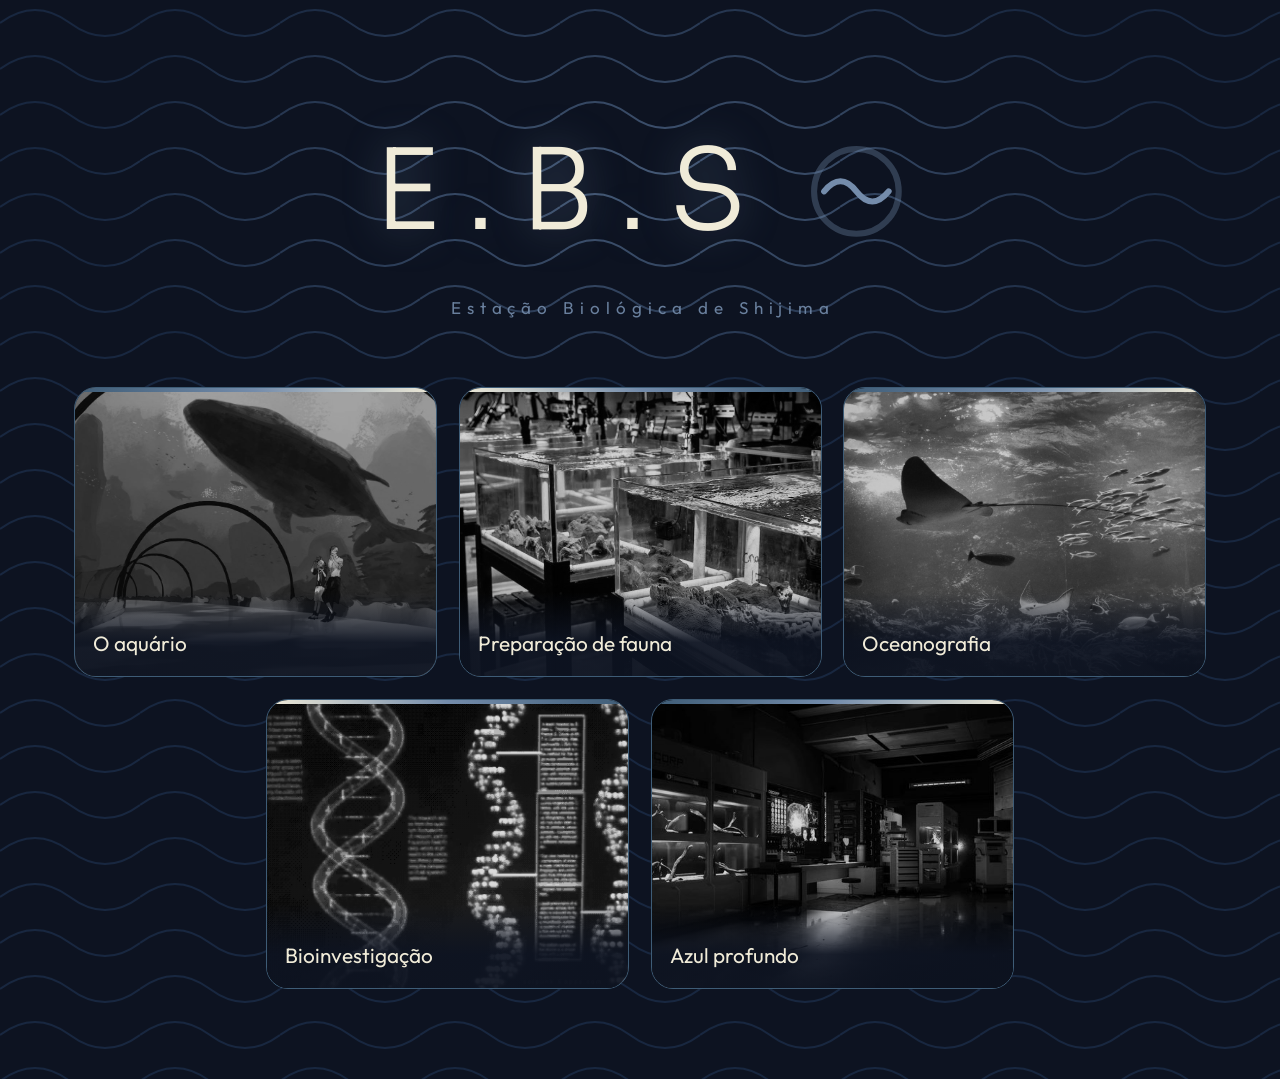
<file: index.html>
<!DOCTYPE html>
<html lang="pt-BR">
	<head>
		<meta charset="utf-8" />
		<meta name="viewport" content="width=device-width,initial-scale=1" />
		<title>E.B.S</title>
		<link rel="stylesheet" href="style.css" />
	</head>
	<body>
		<section class="hero">
			<div class="logo big">E.B.S</div>
			<p class="t sub">Estação Biológica de Shijima</p>
		</section>
		<main class="menu" data-list>
			<a class="card" href="aquario.html">
				<div class="img" style="background-image: url('img/aquario.jpg')"></div>
				<span class="t">O aquário</span></a
			>
			<a class="card" href="prep.html"
				><div class="img" style="background-image: url('img/prep.jpg')"></div>
				<span class="t">Preparação de fauna</span></a
			>
			<a class="card" href="oceano.html"
				><div class="img" style="background-image: url('img/oceano.jpg')"></div>
				<span class="t">Oceanografia</span></a
			>
			<a class="card" href="bioin.html"
				><div class="img" style="background-image: url('img/bioin.gif')"></div>
				<span class="t">Bioinvestigação</span></a
			>
			<a class="card" href="ap0.html"
				><div class="img" style="background-image: url('img/ap0.jpg')"></div>
				<span class="t">Azul profundo</span></a
			>
		</main>
		<script src="app.js"></script>
	</body>
</html>
</file>
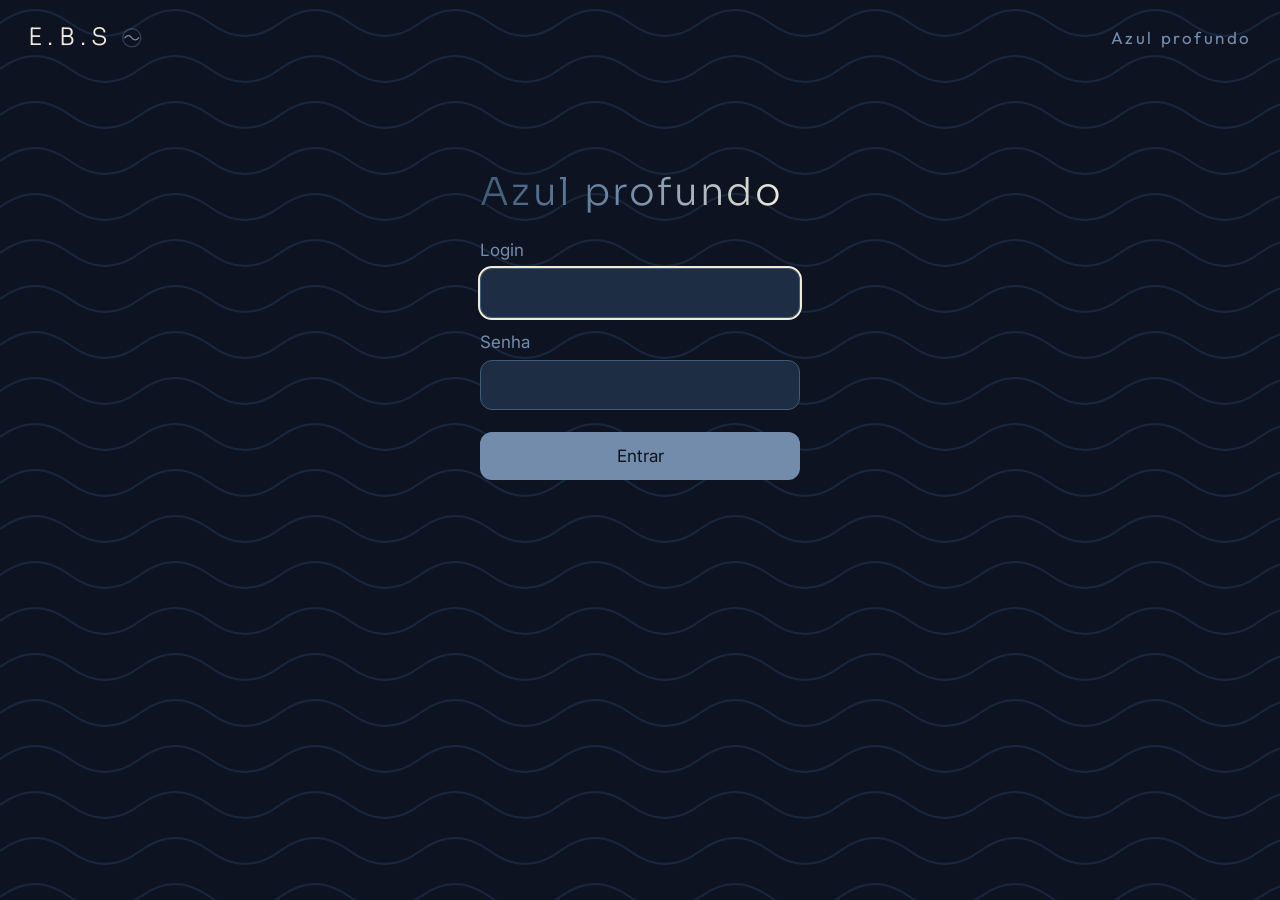
<file: ap0-bemvindo.html>
<!DOCTYPE html>
<html lang="pt-BR">
	<head>
		<meta charset="utf-8" />
		<meta name="viewport" content="width=device-width,initial-scale=1" />
		<title>Azul profundo</title>
		<link rel="stylesheet" href="style.css" />
	</head>
	<body>
		<main class="wl">
			<h1>Setor Azul profundo</h1>
			<p>Bem vindo!</p>
		</main>
		<script src="app.js"></script>
		<script>
			/* Boas-vindas: dura 2,5 s e segue para as informações do Ap0. Para mudar o tempo, altere 2500 (e 2100, que é o início do desvanecer). */
			try {
				if (sessionStorage.ap0 !== "1") location.replace("ap0.html");
			} catch (e) {}
			setTimeout(
				() => document.querySelector("main").classList.add("out"),
				2100
			);
			setTimeout(() => (location.href = "ap0-info.html"), 2500);
		</script>
	</body>
</html>
</file>
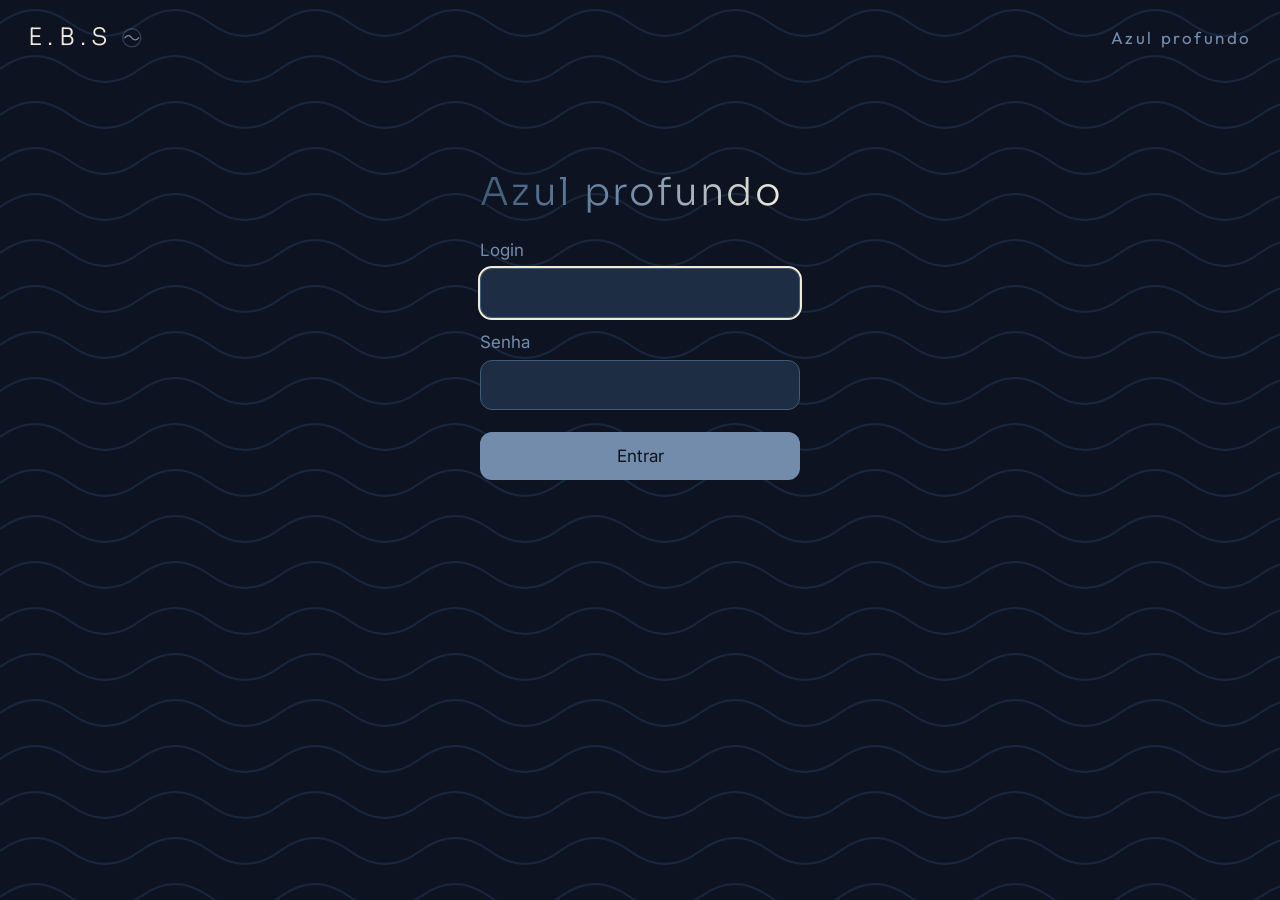
<file: ap0.html>
<!DOCTYPE html>
<html lang="pt-BR">
	<head>
		<meta charset="utf-8" />
		<meta name="viewport" content="width=device-width,initial-scale=1" />
		<title>Azul profundo</title>
		<link rel="stylesheet" href="style.css" />
	</head>
	<body data-t="Azul profundo">
		<div id="g" class="gate">
			<form autocomplete="off">
				<h1>Azul profundo</h1>
				<label>Login<input id="u" autofocus /></label
				><label>Senha<input id="p" type="password" /></label
				><button>Entrar</button>
				<p id="m" role="alert"></p>
			</form>
		</div>
		<script src="app.js"></script>
		<script>
			/* Para trocar o acesso, mude LOGIN e SENHA aqui. */
			const LOGIN = "Junima_X",
				SENHA = "1954";
			try {
				if (sessionStorage.ap0 === "1") location.replace("ap0-info.html");
			} catch (e) {}
			document.querySelector("#g form").onsubmit = e => {
				e.preventDefault();
				if (u.value.trim() === LOGIN && p.value === SENHA) {
					try {
						sessionStorage.ap0 = "1";
					} catch (e) {}
					location.href = "ap0-bemvindo.html";
				} else m.textContent = "Login ou senha incorretos";
			};
		</script>
	</body>
</html>
</file>
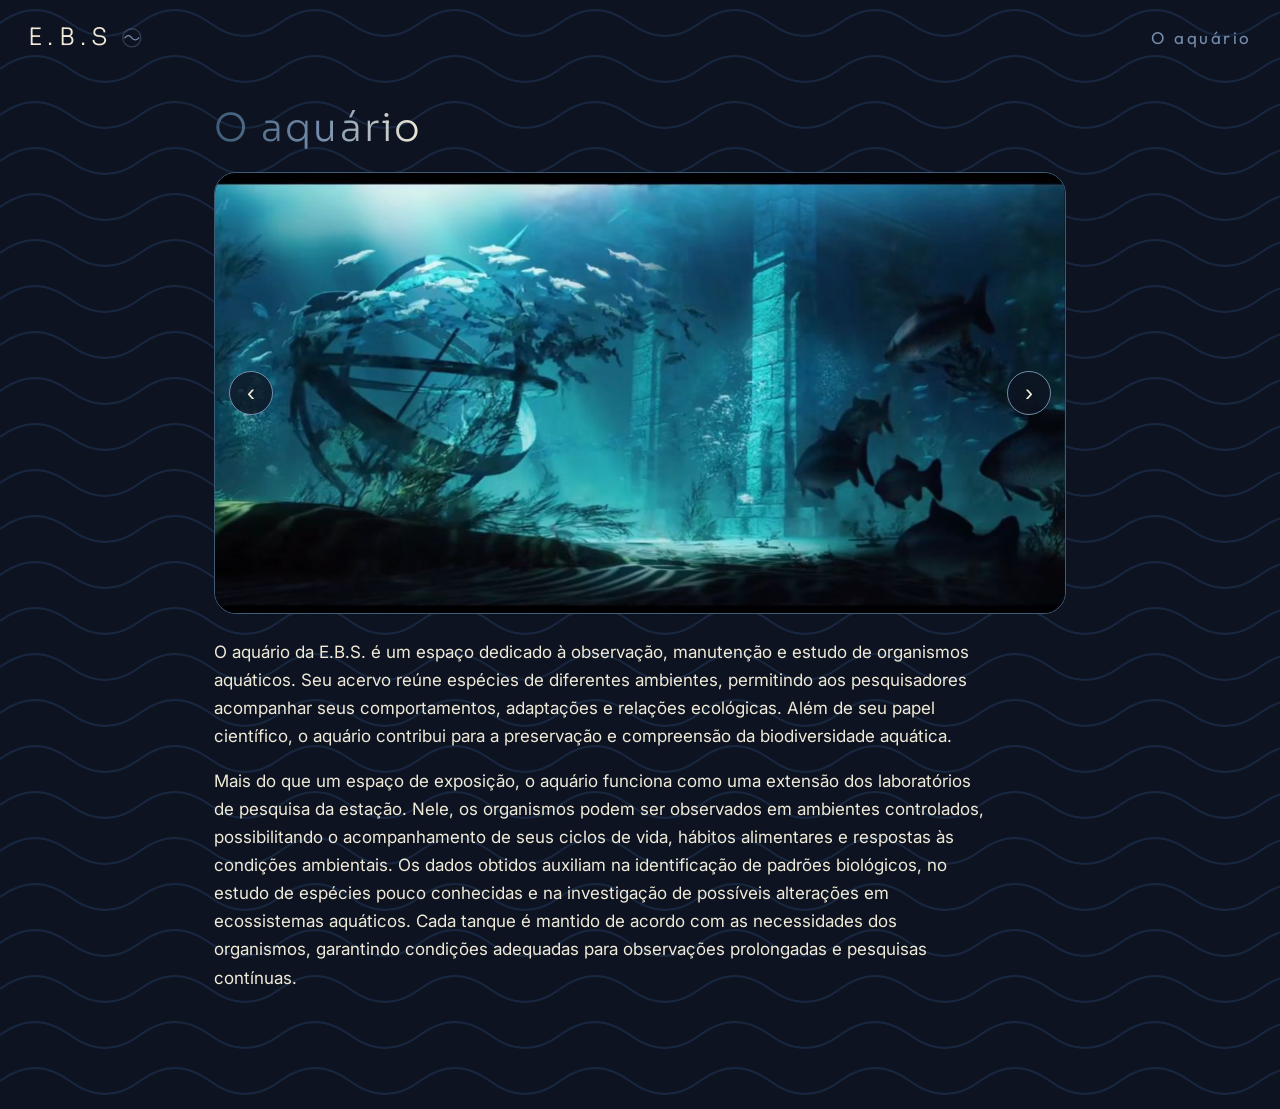
<file: aquario.html>
<!DOCTYPE html>
<html lang="pt-BR">
	<head>
		<meta charset="utf-8" />
		<meta name="viewport" content="width=device-width,initial-scale=1" />
		<title>O aquário</title>
		<link rel="stylesheet" href="style.css" />
	</head>
	<body data-t="O aquário">
		<main class="wrap">
			<h1>O aquário</h1>
			<div class="car">
				<div class="slides" data-list>
					<div
						class="img"
						style="background-image: url('img/imgaq/aq1.jpg')"
					></div>
					<div
						class="img"
						style="background-image: url('img/imgaq/aq2.jpg')"
					></div>
					<div
						class="img"
						style="background-image: url('img/imgaq/aq3.jpg')"
					></div>
				</div>
			</div>
			<p>
				O aquário da E.B.S. é um espaço dedicado à observação, manutenção e
				estudo de organismos aquáticos. Seu acervo reúne espécies de diferentes
				ambientes, permitindo aos pesquisadores acompanhar seus comportamentos,
				adaptações e relações ecológicas. Além de seu papel científico, o
				aquário contribui para a preservação e compreensão da biodiversidade
				aquática.
			</p>
			<p>
				Mais do que um espaço de exposição, o aquário funciona como uma extensão
				dos laboratórios de pesquisa da estação. Nele, os organismos podem ser
				observados em ambientes controlados, possibilitando o acompanhamento de
				seus ciclos de vida, hábitos alimentares e respostas às condições
				ambientais. Os dados obtidos auxiliam na identificação de padrões
				biológicos, no estudo de espécies pouco conhecidas e na investigação de
				possíveis alterações em ecossistemas aquáticos. Cada tanque é mantido de
				acordo com as necessidades dos organismos, garantindo condições
				adequadas para observações prolongadas e pesquisas contínuas.
			</p>
		</main>
		<script src="app.js"></script>
	</body>
</html>
</file>
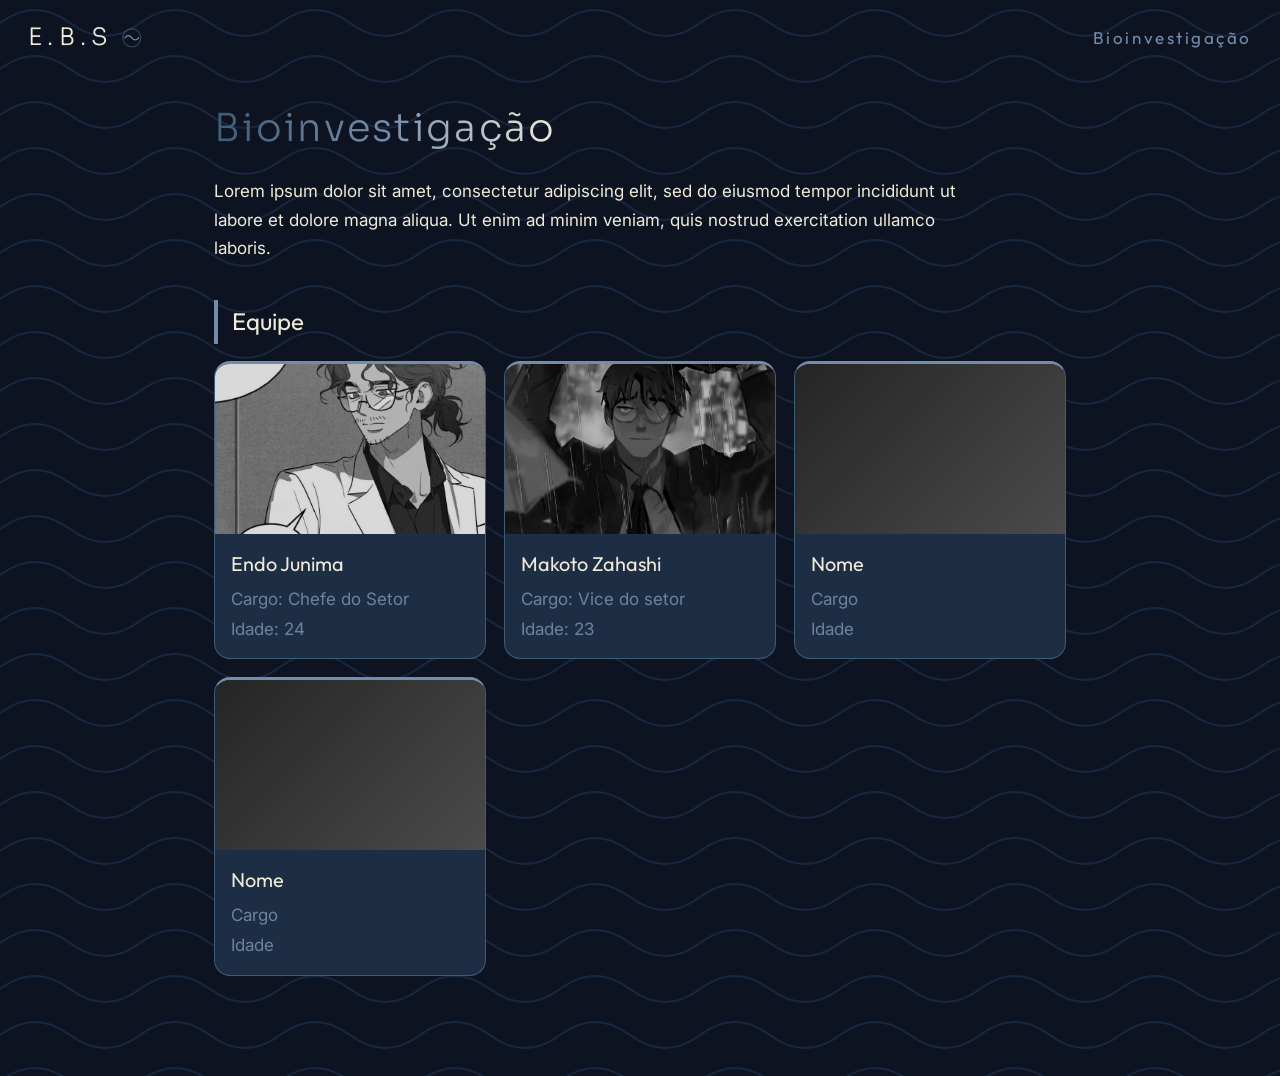
<file: bioin.html>
<!DOCTYPE html>
<html lang="pt-BR">
	<head>
		<meta charset="utf-8" />
		<meta name="viewport" content="width=device-width,initial-scale=1" />
		<title>Bioinvestigação</title>
		<link rel="stylesheet" href="style.css" />
	</head>
	<body data-t="Bioinvestigação">
		<main class="wrap">
			<h1>Bioinvestigação</h1>
			<p>
				Lorem ipsum dolor sit amet, consectetur adipiscing elit, sed do eiusmod
				tempor incididunt ut labore et dolore magna aliqua. Ut enim ad minim
				veniam, quis nostrud exercitation ullamco laboris.
			</p>
			<h2>Equipe</h2>
			<div class="grid" data-list>
				<div class="c">
					<div
						class="img"
						style="background-image: url('img/junima.jpg')"
					></div>
					<div class="i">
						<h3>Endo Junima</h3>
						<p class="t">Cargo: Chefe do Setor</p>
						<p class="t">Idade: 24</p>
					</div>
				</div>
				<div class="c">
					<div
						class="img"
						style="background-image: url('img/zahashi.jpeg')"
					></div>
					<div class="i">
						<h3>Makoto Zahashi</h3>
						<p class="t">Cargo: Vice do setor</p>
						<p class="t">Idade: 23</p>
					</div>
				</div>
				<div class="c">
					<div class="img"></div>
					<div class="i">
						<h3>Nome</h3>
						<p class="t">Cargo</p>
						<p class="t">Idade</p>
					</div>
				</div>
				<div class="c">
					<div class="img"></div>
					<div class="i">
						<h3>Nome</h3>
						<p class="t">Cargo</p>
						<p class="t">Idade</p>
					</div>
				</div>
			</div>
		</main>
		<script src="app.js"></script>
	</body>
</html>
</file>
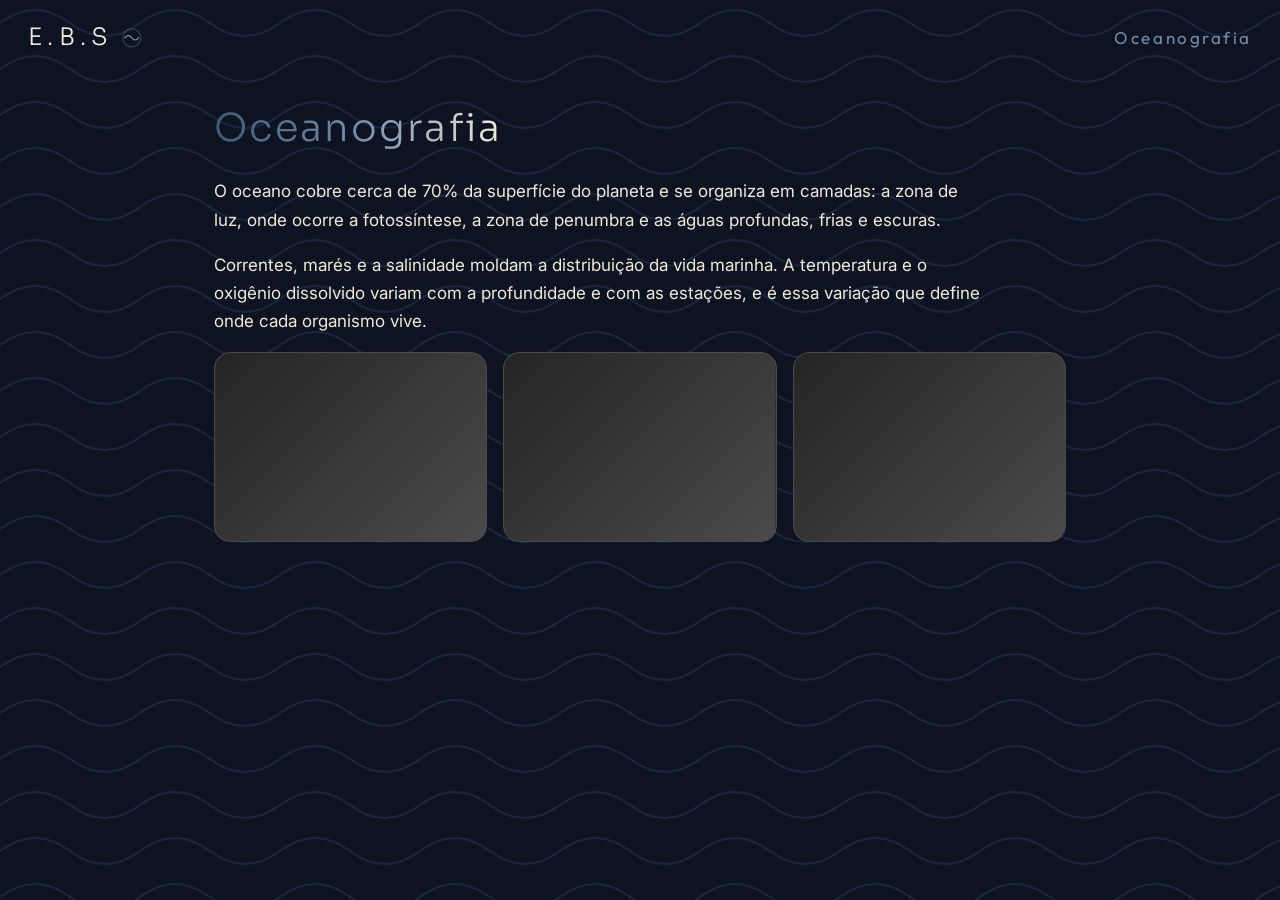
<file: oceano.html>
<!DOCTYPE html>
<html lang="pt-BR">
	<head>
		<meta charset="utf-8" />
		<meta name="viewport" content="width=device-width,initial-scale=1" />
		<title>Oceanografia</title>
		<link rel="stylesheet" href="style.css" />
	</head>
	<body data-t="Oceanografia">
		<main class="wrap">
			<h1>Oceanografia</h1>
			<p>
				O oceano cobre cerca de 70% da superfície do planeta e se organiza em
				camadas: a zona de luz, onde ocorre a fotossíntese, a zona de penumbra e
				as águas profundas, frias e escuras.
			</p>
			<p>
				Correntes, marés e a salinidade moldam a distribuição da vida marinha. A
				temperatura e o oxigênio dissolvido variam com a profundidade e com as
				estações, e é essa variação que define onde cada organismo vive.
			</p>
			<div class="g3" data-list>
				<div class="img"></div>
				<div class="img"></div>
				<div class="img"></div>
			</div>
		</main>
		<script src="app.js"></script>
	</body>
</html>
</file>
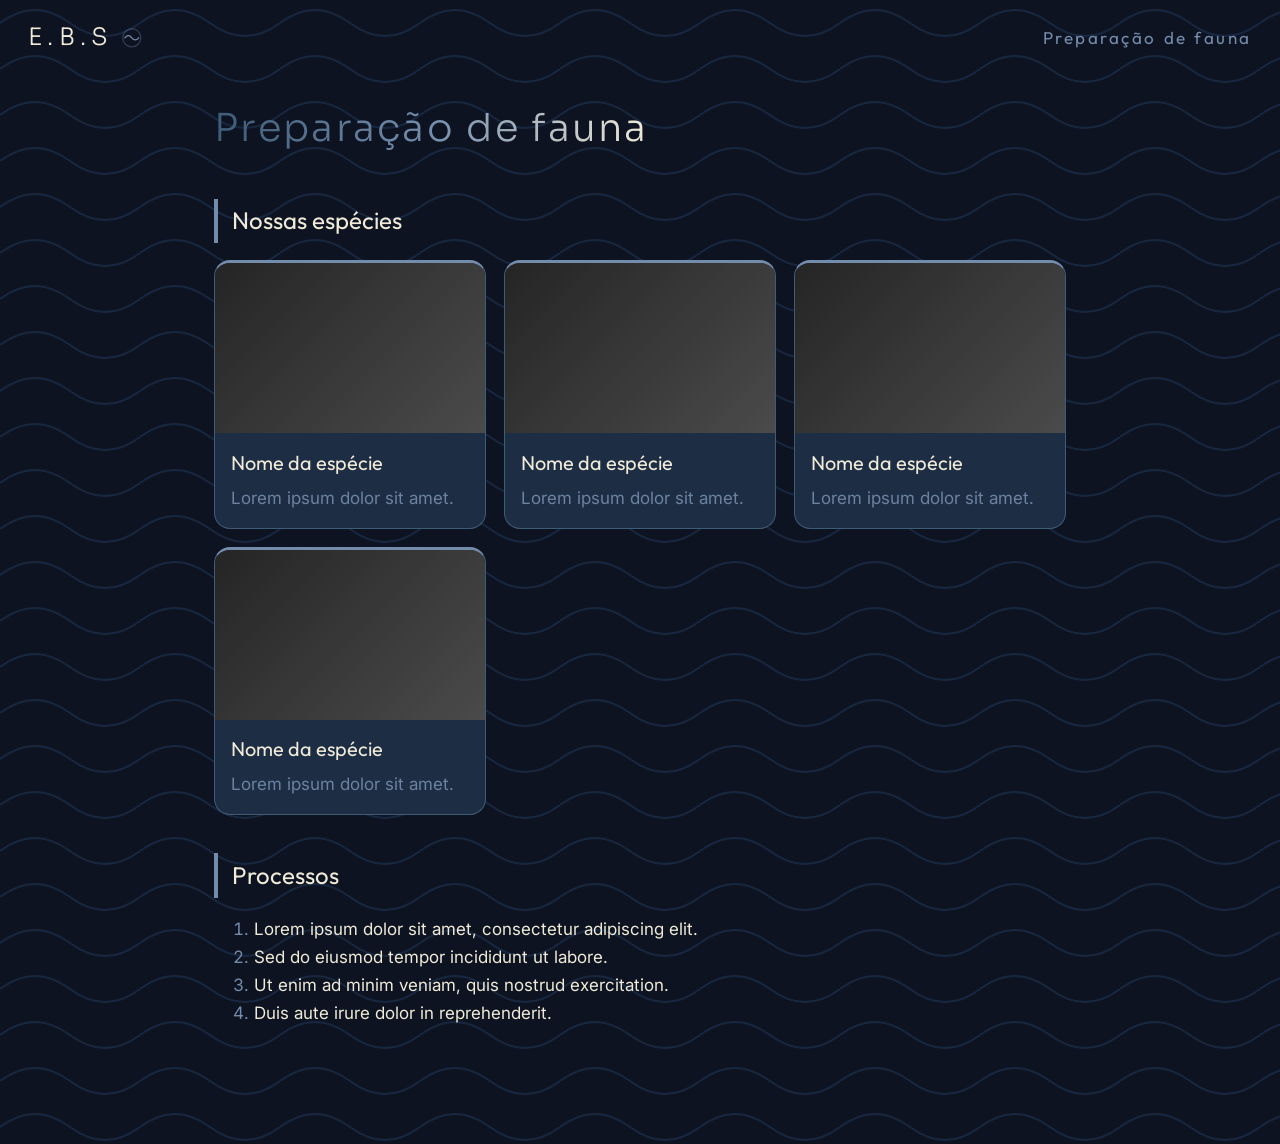
<file: prep.html>
<!DOCTYPE html>
<html lang="pt-BR">
	<head>
		<meta charset="utf-8" />
		<meta name="viewport" content="width=device-width,initial-scale=1" />
		<title>Preparação de fauna</title>
		<link rel="stylesheet" href="style.css" />
	</head>
	<body data-t="Preparação de fauna">
		<main class="wrap">
			<h1>Preparação de fauna</h1>
			<h2>Nossas espécies</h2>
			<div class="grid" data-list>
				<div class="c">
					<div class="img"></div>
					<div class="i">
						<h3>Nome da espécie</h3>
						<p>Lorem ipsum dolor sit amet.</p>
					</div>
				</div>
				<div class="c">
					<div class="img"></div>
					<div class="i">
						<h3>Nome da espécie</h3>
						<p>Lorem ipsum dolor sit amet.</p>
					</div>
				</div>
				<div class="c">
					<div class="img"></div>
					<div class="i">
						<h3>Nome da espécie</h3>
						<p>Lorem ipsum dolor sit amet.</p>
					</div>
				</div>
				<div class="c">
					<div class="img"></div>
					<div class="i">
						<h3>Nome da espécie</h3>
						<p>Lorem ipsum dolor sit amet.</p>
					</div>
				</div>
			</div>
			<h2>Processos</h2>
			<ol data-list>
				<li>Lorem ipsum dolor sit amet, consectetur adipiscing elit.</li>
				<li>Sed do eiusmod tempor incididunt ut labore.</li>
				<li>Ut enim ad minim veniam, quis nostrud exercitation.</li>
				<li>Duis aute irure dolor in reprehenderit.</li>
			</ol>
		</main>
		<script src="app.js"></script>
	</body>
</html>
</file>
<file: style.css>
@import url("https://fonts.googleapis.com/css2?family=Inter:wght@300;400;500&family=Outfit:wght@300;400;500&family=Sora:wght@300;400;600&display=swap");
:root {
	--ft: "Sora", "Segoe UI", sans-serif;
	--fs: "Outfit", "Segoe UI", sans-serif;
	--fb: "Inter", "Segoe UI", sans-serif;
	--bg: #0d1321;
	--s: #1d2d44;
	--m: #3e5c76;
	--l: #748cab;
	--c: #f0ebd8;
	--g: linear-gradient(90deg, #3e5c76, #748cab, #f0ebd8);
	--e: cubic-bezier(0.2, 0.7, 0.2, 1);
}
* {
	box-sizing: border-box;
}
html {
	scroll-behavior: smooth;
	-webkit-text-size-adjust: 100%;
}
body {
	margin: 0;
	min-height: 100vh;
	font: 17px/1.65 var(--fb);
	color: var(--c);
	background: var(--bg)
		url("data:image/svg+xml,%3Csvg xmlns='http://www.w3.org/2000/svg' width='140' height='46'%3E%3Cpath d='M0 23q35-26 70 0t70 0' fill='none' stroke='%23182740' stroke-width='2'/%3E%3C/svg%3E");
	animation: in 0.6s ease both;
}
@keyframes in {
	from {
		opacity: 0;
	}
}
@keyframes up {
	from {
		opacity: 0;
		transform: translateY(18px);
	}
	to {
		opacity: 1;
	}
}
a {
	color: inherit;
	text-decoration: none;
}
::selection {
	background: var(--l);
	color: var(--bg);
}
.logo {
	display: flex;
	align-items: center;
	gap: 0.3em;
	font-weight: 300;
	letter-spacing: 0.22em;
}
.spin {
	width: 0.9em;
	height: 0.9em;
	animation: r 9s linear infinite;
}
@keyframes r {
	to {
		transform: rotate(360deg);
	}
}
.hero {
	position: relative;
	text-align: center;
	padding: 11vh 20px 5vh;
}
.hero::before {
	content: "";
	position: absolute;
	inset: 0;
	background: url("data:image/svg+xml,%3Csvg xmlns='http://www.w3.org/2000/svg' width='140' height='46'%3E%3Cpath d='M0 23q35-26 70 0t70 0' fill='none' stroke='%23748cab' stroke-width='2'/%3E%3C/svg%3E");
	-webkit-mask: radial-gradient(ellipse 45% 70% at 50% 50%, #000, transparent);
	mask: radial-gradient(ellipse 45% 70% at 50% 50%, #000, transparent);
	opacity: 0.5;
}
.hero > * {
	position: relative;
}
.big {
	justify-content: center;
	font-size: clamp(3.2rem, 13vw, 7rem);
	text-shadow: 0 0 40px #748cab66;
}
.sub {
	margin: 0.6em auto 0;
	text-align: center;
	letter-spacing: 0.35em;
	text-indent: 0.35em;
	color: var(--l);
}
.menu {
	display: flex;
	flex-wrap: wrap;
	justify-content: center;
	gap: 22px;
	max-width: 1180px;
	margin: 0 auto;
	padding: 20px 24px 90px;
}
.card {
	position: relative;
	flex: 0 0 calc((100% - 44px) / 3);
	height: 290px;
	border-radius: 22px;
	overflow: hidden;
	border: 1px solid var(--m);
	background: var(--s);
	transition: transform 0.35s var(--e), box-shadow 0.35s;
	will-change: transform;
}
.card:hover {
	transform: translateY(-6px);
	box-shadow: 0 18px 40px #0009, 0 0 0 1px var(--l);
}
.card::before {
	content: "";
	position: absolute;
	inset: 0 0 auto;
	height: 4px;
	z-index: 2;
	background: var(--g);
}
.card:nth-child(even)::before {
	background: linear-gradient(270deg, #3e5c76, #748cab, #f0ebd8);
}
.card .img {
	position: absolute;
	inset: 0;
}
.card span {
	position: absolute;
	left: 0;
	right: 0;
	bottom: 0;
	padding: 34px 18px 16px;
	background: linear-gradient(#0d132100, #0d1321ee 60%);
	font-size: 1.3rem;
}
.img {
	background: linear-gradient(135deg, var(--s), var(--m)) center/cover;
	filter: grayscale(1) brightness(0.85);
	transition: filter 0.4s;
}
.card:hover .img,
.img:hover {
	filter: none;
}
.top {
	display: flex;
	justify-content: space-between;
	align-items: center;
	padding: 18px 28px;
}
.top .logo {
	font-size: 1.5rem;
}
.top span {
	color: var(--l);
	letter-spacing: 0.15em;
}
.wrap {
	max-width: 900px;
	margin: 0 auto;
	padding: 10px 24px 100px;
}
h1 {
	font-weight: 300;
	font-size: 2.4rem;
	letter-spacing: 0.06em;
	margin: 0.3em 0;
	background: var(--g);
	-webkit-background-clip: text;
	background-clip: text;
	-webkit-text-fill-color: transparent;
	width: fit-content;
}
h2 {
	font-weight: 400;
	font-size: 1.5rem;
	margin: 1.6em 0 0.7em;
	padding: 0.1em 0 0.1em 0.6em;
	border-left: 4px solid var(--l);
}
p {
	max-width: 70ch;
	opacity: 0.9;
}
li::marker {
	color: var(--l);
}
.car {
	position: relative;
	overflow: hidden;
	border-radius: 22px;
	margin-bottom: 24px;
	border: 1px solid var(--m);
	outline-offset: 4px;
}
.slides {
	display: flex;
	transition: transform 0.6s var(--e);
	will-change: transform;
}
.slides .img {
	flex: 0 0 100%;
	height: min(58vh, 440px);
}
.car .img {
	filter: none;
}
.car button {
	position: absolute;
	top: 50%;
	translate: 0 -50%;
	width: 44px;
	height: 44px;
	border-radius: 50%;
	border: 1px solid var(--l);
	background: #0d1321cc;
	color: var(--c);
	font-size: 1.5rem;
	cursor: pointer;
	transition: background 0.2s;
}
.car button:hover {
	background: var(--m);
}
.pv {
	left: 14px;
}
.nx {
	right: 14px;
}
.grid {
	display: grid;
	grid-template-columns: repeat(auto-fill, minmax(200px, 1fr));
	gap: 18px;
}
.c {
	background: var(--s);
	border: 1px solid var(--m);
	border-top: 3px solid var(--l);
	border-radius: 16px;
	overflow: hidden;
	transition: transform 0.3s var(--e);
}
.c:hover {
	transform: translateY(-4px);
}
.c .img {
	height: 170px;
}
.c div.i {
	padding: 10px 16px 14px;
}
.c h3 {
	margin: 0.2em 0;
	font-weight: 400;
}
.c p {
	margin: 0.1em 0;
	color: var(--l);
}
.g3 {
	display: grid;
	grid-template-columns: repeat(auto-fit, minmax(240px, 1fr));
	gap: 16px;
}
.g3 .img {
	height: 190px;
	border-radius: 16px;
	border: 1px solid var(--m);
}
.gate {
	display: grid;
	place-items: center;
	min-height: 60vh;
	text-align: center;
}
.gate form {
	width: min(320px, 90vw);
}
.gate label {
	display: block;
	text-align: left;
	color: var(--l);
	margin: 10px 0;
}
.gate input {
	display: block;
	width: 100%;
	font: inherit;
	padding: 10px 14px;
	margin-top: 4px;
	border-radius: 12px;
	border: 1px solid var(--m);
	background: var(--s);
	color: var(--c);
}
.gate button {
	font: inherit;
	width: 100%;
	margin-top: 12px;
	padding: 10px;
	border-radius: 12px;
	border: 0;
	background: var(--l);
	color: var(--bg);
	cursor: pointer;
	transition: background 0.2s;
}
.gate button:hover {
	background: var(--c);
}
#m {
	color: var(--c);
	min-height: 1.6em;
}
.rv {
	opacity: 0;
}
.rv.in {
	animation: up 0.6s var(--e) forwards;
}
:focus-visible {
	outline: 2px solid var(--c);
}
@media (max-width: 760px) {
	.card {
		flex-basis: calc(50% - 11px);
	}
}
@media (max-width: 480px) {
	.card {
		flex-basis: 100%;
	}
}
@media (prefers-reduced-motion: reduce) {
	* {
		animation: none !important;
		transition: none !important;
		scroll-behavior: auto !important;
	}
	.rv {
		opacity: 1;
	}
}
.wl {
	position: relative;
	min-height: calc(100vh - 90px);
	display: grid;
	place-content: center;
	text-align: center;
	overflow: hidden;
	padding: 20px;
}
.wl::before,
.wl::after {
	content: "";
	position: absolute;
	left: 50%;
	top: 50%;
	width: min(80vw, 640px);
	aspect-ratio: 1;
	translate: -50% -50%;
	border-radius: 50%;
	border: 1px solid var(--l);
	opacity: 0;
	animation: ring 6s var(--e) infinite;
}
.wl::after {
	animation-delay: 3s;
}
@keyframes ring {
	from {
		scale: 0.4;
		opacity: 0.5;
	}
	to {
		scale: 1.5;
		opacity: 0;
	}
}
.wl > * {
	position: relative;
}
.wl h1 {
	font-size: clamp(2.6rem, 9vw, 6rem);
	margin: 0 auto;
	line-height: 1.1;
}
.wl p {
	font-size: clamp(1.1rem, 3vw, 1.7rem);
	letter-spacing: 0.35em;
	text-indent: 0.35em;
	color: var(--l);
	margin: 0.8em auto 0;
}
h1,
.logo {
	font-family: var(--ft);
}
.sub,
.wl p,
.top span,
.card span,
h2,
h3 {
	font-family: var(--fs);
}
.wl {
	transition: opacity 0.4s;
}
.wl.out {
	opacity: 0;
}
.topo {
	position: fixed;
	inset: 0;
	z-index: -1;
	pointer-events: none;
	background: url(topo.svg) left bottom/min(75vw, 980px) no-repeat;
	-webkit-mask: radial-gradient(circle at 0 100%, #000 25%, transparent 75%);
	mask: radial-gradient(circle at 0 100%, #000 25%, transparent 75%);
	animation: drift 40s ease-in-out infinite alternate;
}
@keyframes drift {
	to {
		transform: translate(14px, -10px);
	}
}
.ap {
	max-width: 1000px;
	margin: 0 auto;
	padding: 4vh 24px 80px;
	text-align: center;
}
.ap h1 {
	font-size: clamp(2.2rem, 7vw, 4.4rem);
	margin: 0 auto 0.6em;
}
.btns {
	display: grid;
	grid-template-columns: repeat(3, 1fr);
	gap: clamp(14px, 4vw, 48px);
	margin-top: 6vh;
}
.b {
	position: relative;
	aspect-ratio: 1;
	display: grid;
	place-items: center;
	border-radius: clamp(26px, 6vw, 44px);
	border: 1px solid var(--l);
	background: linear-gradient(145deg, var(--s), var(--m));
	box-shadow: 0 14px 34px #0008, inset 0 1px 0 #f0ebd822;
	overflow: hidden;
	transition: transform 0.35s var(--e), box-shadow 0.35s, background 0.35s;
	will-change: transform;
}
.b::before {
	content: "";
	position: absolute;
	inset: 0 0 auto;
	height: 4px;
	background: var(--g);
}
.b span {
	font-family: var(--fs);
	font-size: clamp(1.2rem, 3.4vw, 2rem);
	letter-spacing: 0.08em;
}
.b:hover {
	transform: translateY(-8px);
	box-shadow: 0 22px 50px #000a, 0 0 0 1px var(--c);
	background: linear-gradient(145deg, var(--m), var(--l));
}
@media (max-width: 560px) {
	.btns {
		grid-template-columns: 1fr;
	}
	.b {
		aspect-ratio: 2/1;
	}
}
</file>
